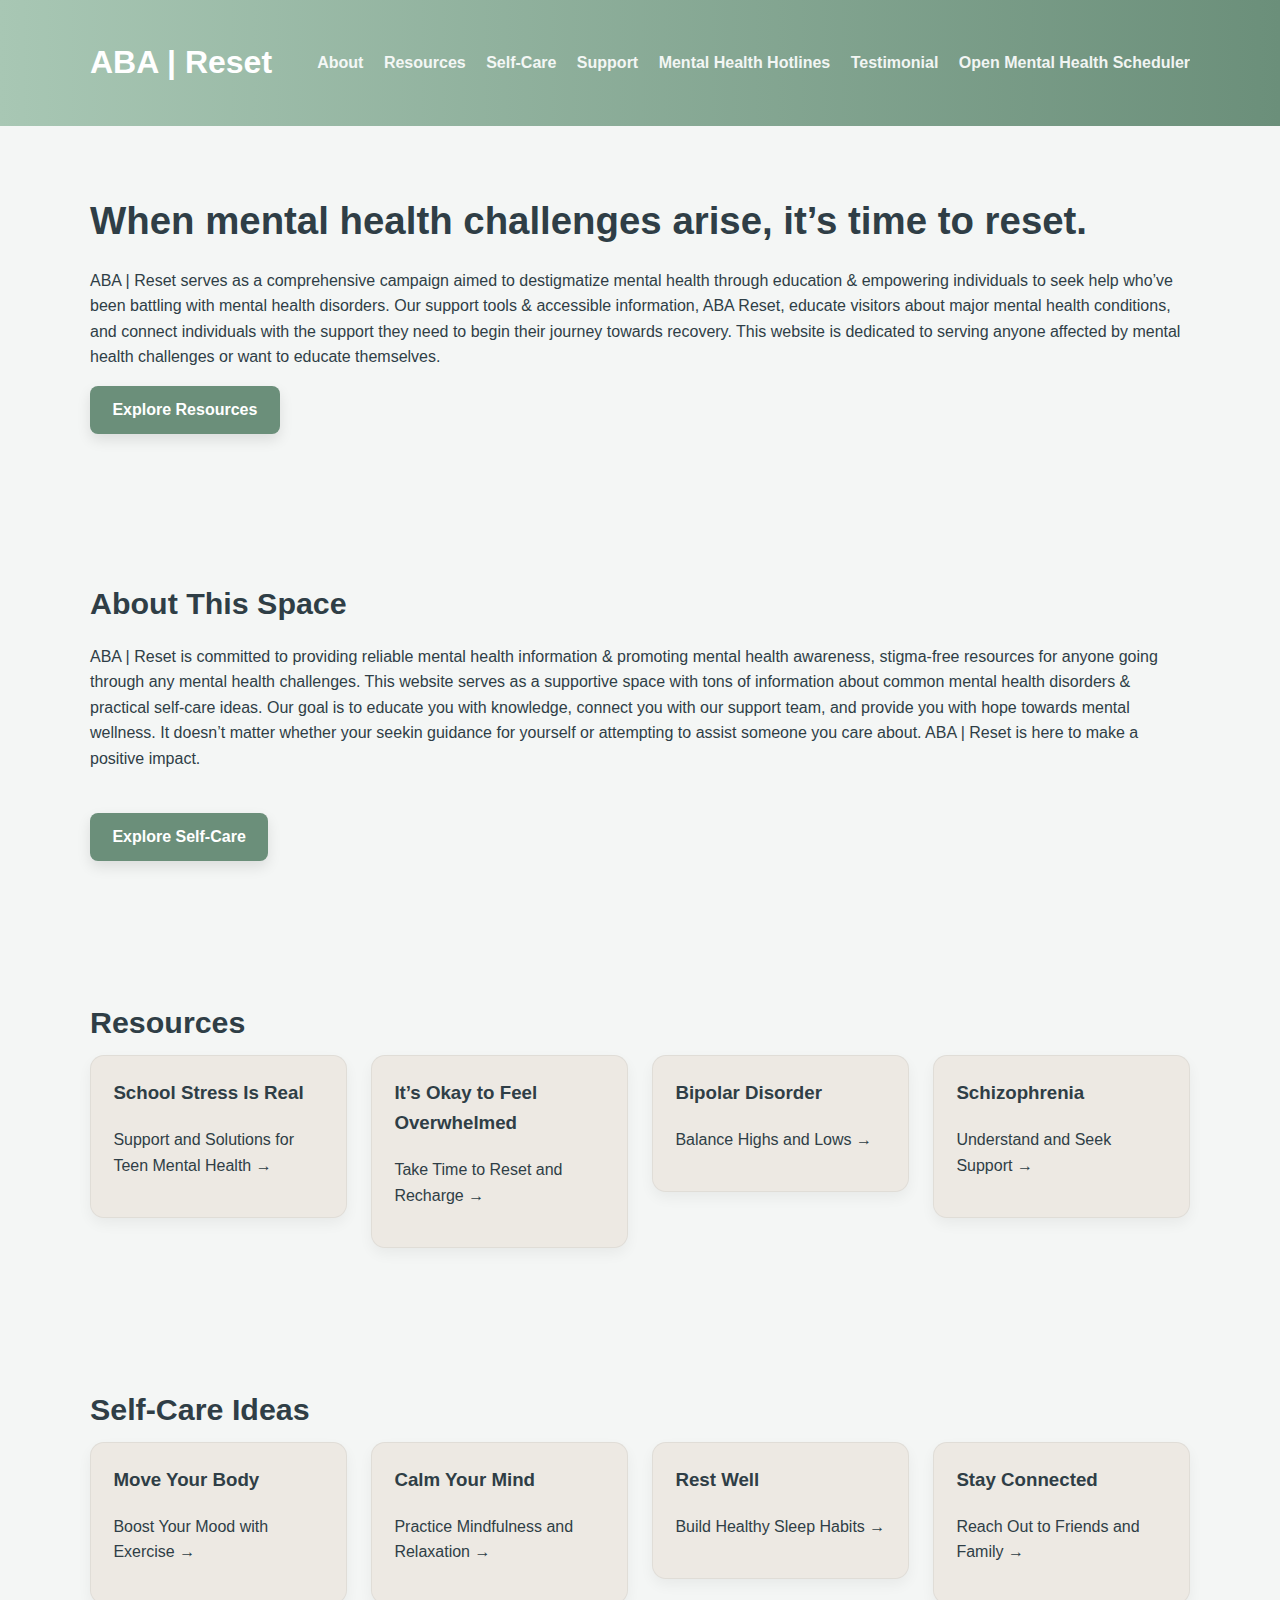
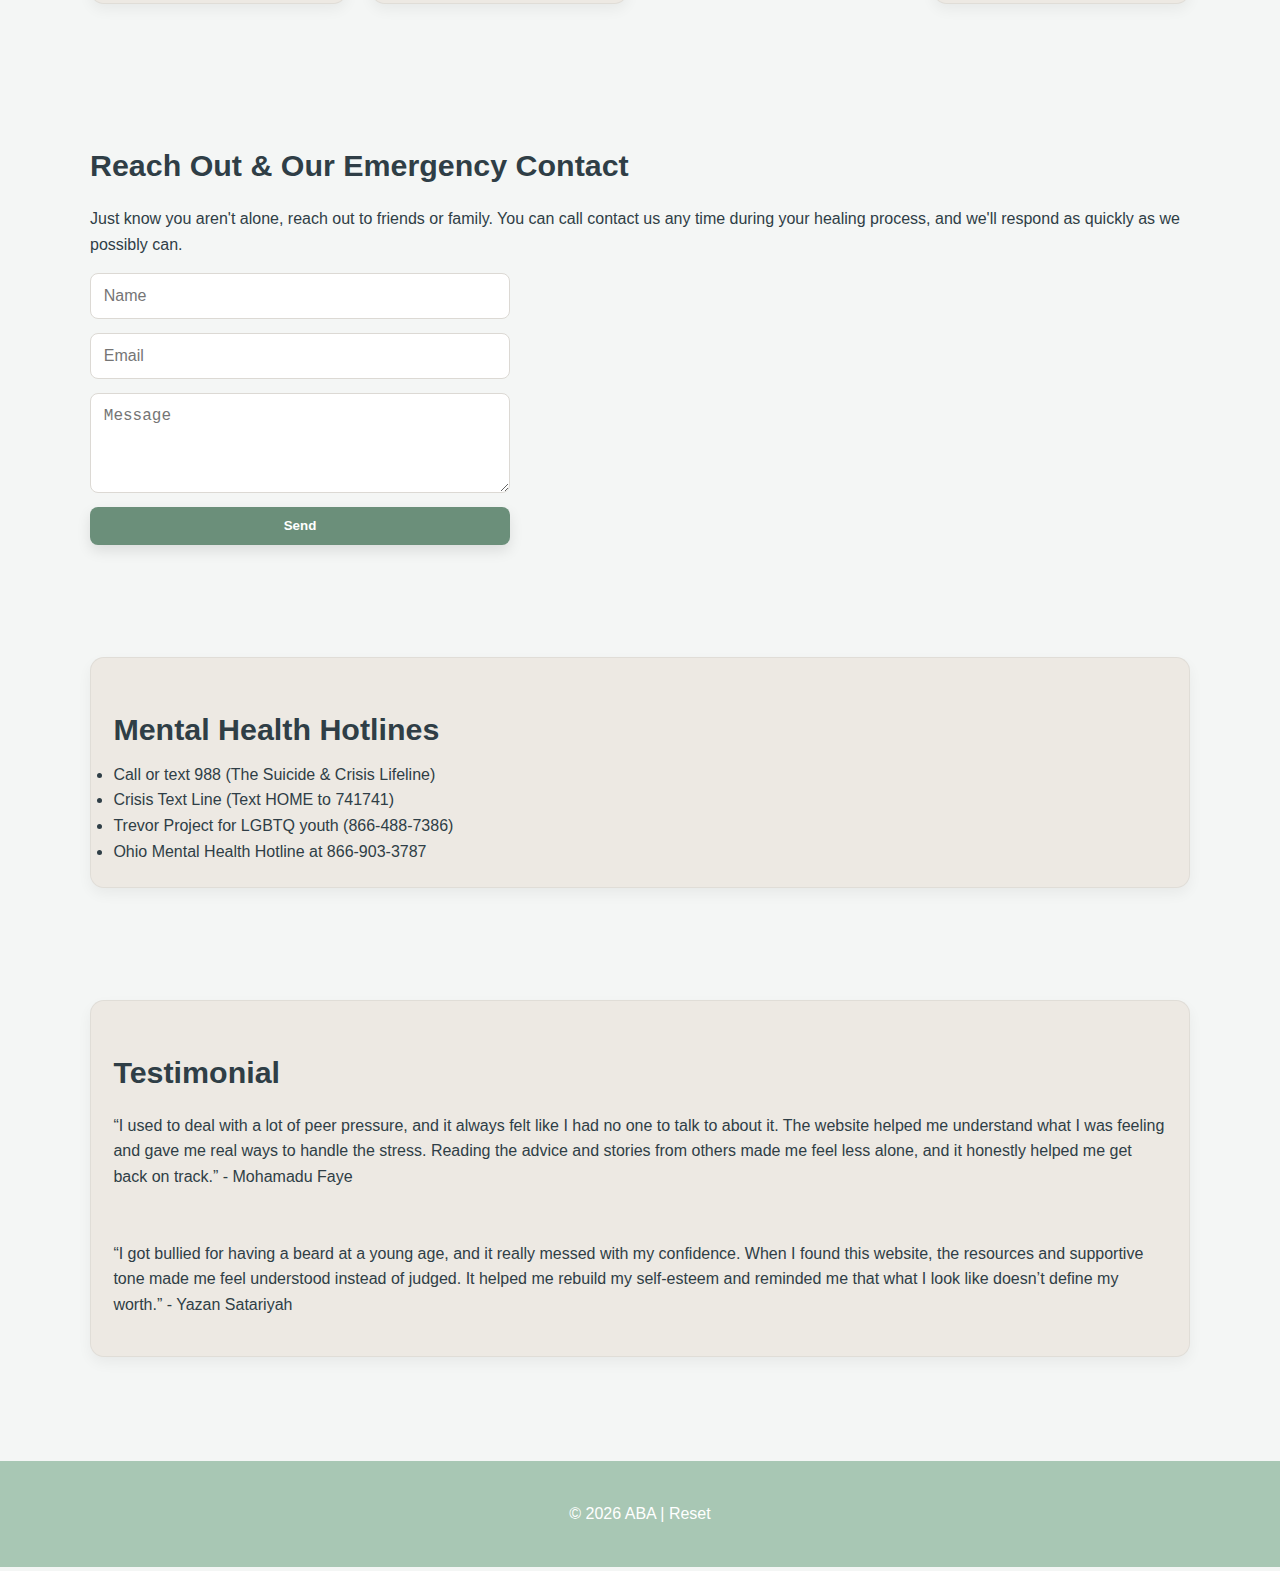
<file: index.html>
<!DOCTYPE html>
<html lang="en">
<head>
  <meta charset="UTF-8">
  <meta name="viewport" content="width=device-width, initial-scale=1.0">
  <title>Awareness Balance Action</title>
  <link rel="stylesheet" href="styles.css">
</head>

<body>

<header class="header">
  <div class="container nav">
    <h1 class="logo">ABA | Reset</h1>

    <nav>
      <a href="#about">About</a>
      <a href="#resources">Resources</a>
      <a href="#selfcare">Self‑Care</a>
      <a href="#contact">Support</a>
      <a href="#contact2">Mental Health Hotlines</a>
      <a href="#testimonial">Testimonial</a>
      <a href="calendar.html" target="_blank">Open Mental Health Scheduler</a>
    </nav>
  </div>
</header>

<section class="hero container">
  <div class="hero-text">
    <h2>When mental health challenges arise, it’s time to reset.</h2>
    <p>ABA | Reset serves as a comprehensive campaign aimed to destigmatize mental health through education & empowering individuals to seek help who’ve been battling with mental health disorders. Our support tools & accessible information, ABA Reset, educate visitors about major mental health conditions, and connect individuals with the support they need to begin their journey towards recovery. This website is dedicated to serving anyone affected by mental health challenges or want to educate themselves.</p>
    <a class="btn" href="#resources">Explore Resources</a>
  </div>
</section>

<section id="about" class="section container">
  <h2>About This Space</h2>
  <p>ABA | Reset is committed to providing reliable mental health information & promoting mental health awareness, stigma-free resources for anyone going through any mental health challenges. This website serves as a supportive space with tons of information about common mental health disorders & practical self-care ideas. Our goal is to educate you with knowledge, connect you with our support team, and provide you with hope towards mental wellness. It doesn’t matter whether your seekin guidance for yourself or attempting to assist someone you care about. ABA | Reset is here to make a positive impact.</p>
  <br>
  <a class="btn" href="#selfcare">Explore Self-Care</a>
</section>
  
  
<section id="resources" class="section container">
  <h2>Resources</h2>
  <div class="grid">

    <a href="anxiety.html" class="card-link">
      <div class="card">
        <h3>School Stress Is Real</h3>
        <p>Support and Solutions for Teen Mental Health →<p>
      </div>
    </a>

    <a href="depression.html" class="card-link">
      <div class="card">
        <h3>It’s Okay to Feel Overwhelmed</h3>
        <p>Take Time to Reset and Recharge →</p>
      </div>
    </a>

    <a href="stress.html" class="card-link">
      <div class="card">
        <h3>Bipolar Disorder</h3>
        <p>Balance Highs and Lows →</p>
      </div>
    </a>

    <a href="supportOthers.html" class="card-link">
      <div class="card">
        <h3>Schizophrenia</h3>
        <p>Understand and Seek Support →</p>
      </div>
    </a>

  </div>
</section>

  
<section id="selfcare" class="section container">
  <h2>Self‑Care Ideas</h2>
  <div class="grid">
    
    <a href="physicalActivity.html" class="card-link">
      <div class="card">
        <h3>Move Your Body</h3>
        <p>Boost Your Mood with Exercise →<p>
      </div>
    </a>

    <a href="mindfulness.html" class="card-link">
      <div class="card">
        <h3>Calm Your Mind</h3>
        <p>Practice Mindfulness and Relaxation →</p>
      </div>
    </a>

    <a href="sleep.html" class="card-link">
      <div class="card">
        <h3>Rest Well</h3>
        <p>Build Healthy Sleep Habits →</p>
      </div>
    </a>

    <a href="connectedFamily.html" class="card-link">
      <div class="card">
        <h3>Stay Connected</h3>
        <p>Reach Out to Friends and Family →</p>
      </div>
    </a>
    
  </div>
</section>

<section id="contact" class="section container">
  <h2>Reach Out & Our Emergency Contact</h2>
  <p>Just know you aren't alone, reach out to friends or family. You can call contact us any time during your healing process, and we'll respond as quickly as we possibly can.</p>

  <form class="contact-form">
    <input type="text" placeholder="Name">
    <input type="email" placeholder="Email">
    <textarea rows="4" placeholder="Message"></textarea>
    <button class="btn">Send</button>
  </form>
</section>
  
<section id="contact2" class="section container">
  <div class="card">
  <h2>Mental Health Hotlines</h2>
  <li>Call or text 988 (The Suicide & Crisis Lifeline)</li>
  <li>Crisis Text Line (Text HOME to 741741)</li>
  <li>Trevor Project for LGBTQ youth (866-488-7386)</li>
  <li>Ohio Mental Health Hotline at 866-903-3787</li>
  </div>
</section>

<section id="testimonial" class="section container">
  <div class="card">
  <h2>Testimonial</h2>
  <p>  “I used to deal with a lot of peer pressure, and it always felt like I had no one to talk to about it. The website helped me understand what I was feeling and gave me real ways to handle the stress.
    Reading the advice and stories from others made me feel less alone, and it honestly helped me get back on track.” - Mohamadu Faye <br> <br><br>
  
  
  “I got bullied for having a beard at a young age, and it really messed with my confidence. When I found this website, the resources and supportive tone made me feel
    understood instead of judged. It helped me rebuild my self‑esteem and reminded me that what I look like doesn’t define my worth.” - Yazan Satariyah
  
  </p>
  </div>
</section>

<footer class="footer">
  <p>&copy; <span id="year"></span>  ABA | Reset </p>
</footer>

<script>
  document.getElementById("year").textContent = new Date().getFullYear();
</script>

</body>
</html>
</file>
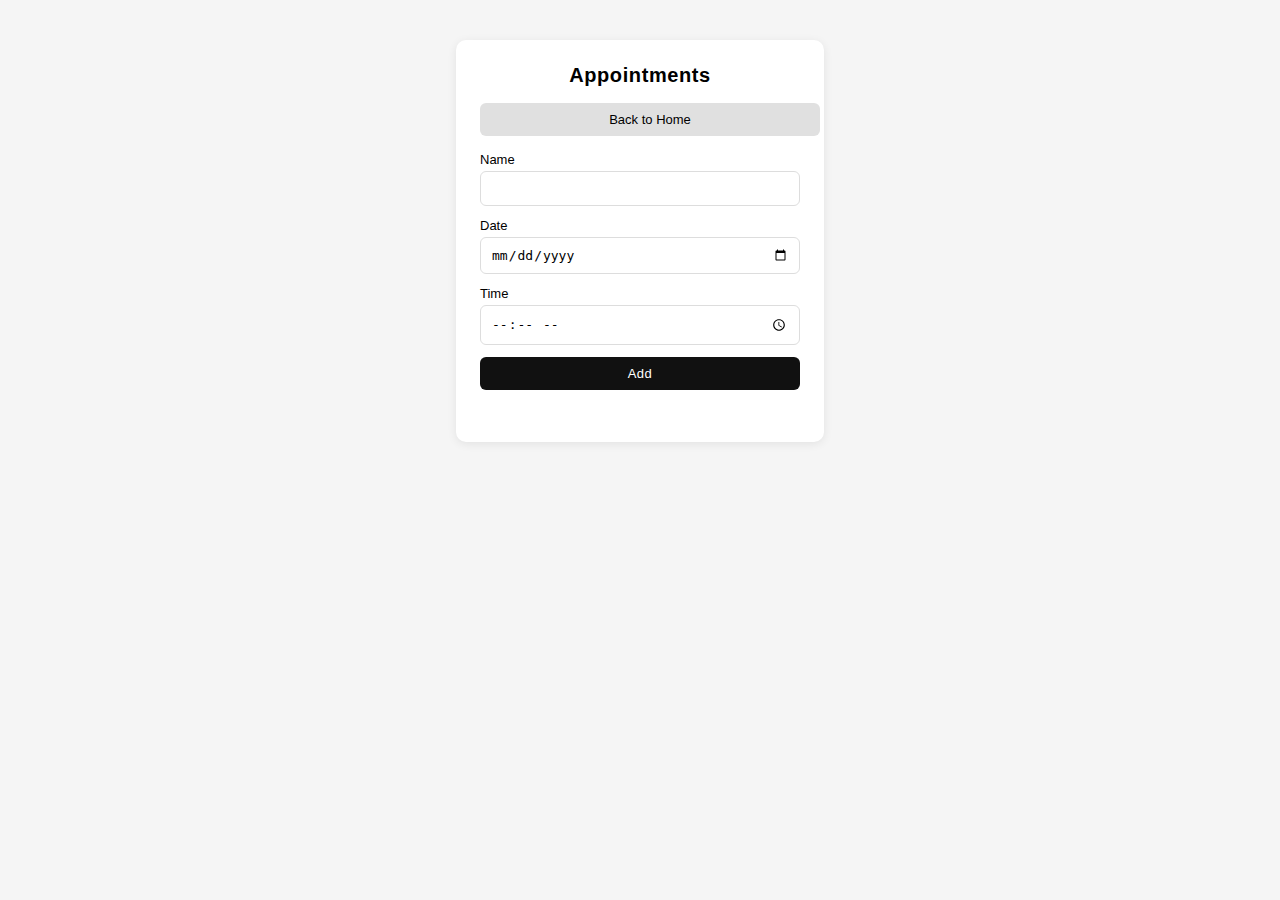
<file: calendar.html>
<!DOCTYPE html>
<html lang="en">
<head>
<meta charset="UTF-8">
<title>Appointment Scheduler</title>
<style>
  body {
    font-family: Arial, sans-serif;
    background: #f5f5f5;
    margin: 0;
    padding: 40px;
    display: flex;
    justify-content: center;
  }

  .scheduler {
    background: #ffffff;
    padding: 24px;
    width: 320px;
    border-radius: 10px;
    box-shadow: 0 2px 10px rgba(0,0,0,0.08);
  }

  h2 {
    margin: 0 0 16px;
    font-size: 20px;
    text-align: center;
    letter-spacing: 0.03em;
  }

  .back-btn {
    display: block;
    width: 100%;
    text-align: center;
    padding: 9px 10px;
    margin-bottom: 16px;
    background: #e0e0e0;
    border-radius: 6px;
    color: #000000;
    text-decoration: none;
    font-size: 13px;
  }

  .back-btn:hover {
    background: #cfcfcf;
  }

  label {
    display: block;
    font-size: 13px;
    margin-bottom: 4px;
  }

  input, button {
    width: 100%;
    padding: 9px 10px;
    margin-bottom: 12px;
    border-radius: 6px;
    border: 1px solid #dddddd;
    font-size: 13px;
    box-sizing: border-box;
  }

  button {
    border: none;
    background: #111111;
    color: #ffffff;
    cursor: pointer;
    letter-spacing: 0.04em;
  }

  button:hover {
    background: #333333;
  }

  .appointments {
    margin-top: 16px;
    font-size: 13px;
  }

  .appointment-item {
    padding: 8px 10px;
    border-radius: 6px;
    border: 1px solid #eeeeee;
    background: #fafafa;
    margin-bottom: 8px;
  }
</style>
</head>
<body>

<div class="scheduler">
  <h2>Appointments</h2>

  <a href="index.html" class="back-btn">Back to Home</a>

  <label for="name">Name</label>
  <input id="name" type="text">

  <label for="date">Date</label>
  <input id="date" type="date">

  <label for="time">Time</label>
  <input id="time" type="time">

  <button onclick="addAppointment()">Add</button>

  <div class="appointments" id="appointments"></div>
</div>

<script>
  function addAppointment() {
    const name = document.getElementById("name").value.trim();
    const date = document.getElementById("date").value;
    const time = document.getElementById("time").value;

    if (!name || !date || !time) return;

    const container = document.getElementById("appointments");
    const item = document.createElement("div");

    item.className = "appointment-item";
    item.textContent = name + " — " + date + " at " + time;

    container.appendChild(item);

    document.getElementById("name").value = "";
    document.getElementById("date").value = "";
    document.getElementById("time").value = "";
  }
</script>

</body>
</html>
</file>
<file: styles.css>
/* This is our color palette that'll be used during our project to represent a modest & welcoming tone to our website.*/
:root {
  --sage: #A8C7B4;
  --deep-sage: #6B8F7A;
  --mist: #F4F6F5;
  --sand: #EDE9E3;
  --text: #2F3E46;
  --muted: #6C7A75;
}

/* Base */
body {
  margin: 0;
  font-family: "Helvetica Neue", Arial, sans-serif;
  background: var(--mist);
  color: var(--text);
  line-height: 1.6;
}

.container {
  width: min(1100px, 90%);
  margin: auto;
}

/* Header */
.header {
  background: linear-gradient(to right, var(--sage), var(--deep-sage));
  padding: 1rem 0;
  color: white;
}
/*Navigation section for our website for our functionality of our navigation bar.*/
.nav {
  display: flex;
  justify-content: space-between;
  align-items: center;
}

nav a {
  margin-left: 1rem;
  text-decoration: none;
  color: white;
  font-weight: 600;
  opacity: 0.9;
}

nav a:hover {
  opacity: 1;
}

/* Hero */
.hero {
  display: flex;
align-items: center;
    gap: 2rem;
  padding: 4rem 0;
}

.hero-text h2 {
  margin: 0;
  font-size: 2.4rem;
}

.hero-img img {
  width: 100%;
    max-width: 360px;
border-radius: 14px;
    box-shadow: 0 8px 20px rgba(0,0,0,0.08);
}

/* Sections */
.section {
  padding: 3.5rem 0;
}

.section h2 {
    margin-bottom: 0.5rem;
font-size: 1.9rem;
}

/* Grid + Cards */
.grid {
  display: grid;
     gap: 1.5rem;
  grid-template-columns: repeat(auto-fit, minmax(230px, 1fr));
}

.card {
  background: var(--sand);
padding: 1.4rem;
  border-radius: 14px;
    box-shadow: 0 6px 14px rgba(0,0,0,0.05);
  border: 1px solid rgba(0,0,0,0.05);
}

.card h3 {
  margin-top: 0;
}

/*Section for our buttons*/
.btn {
  display: inline-block;
  background: var(--deep-sage);
color: white;
  padding: 0.7rem 1.4rem;
border-radius: 8px;
  text-decoration: none;
  border: none;
cursor: pointer;
  font-weight: 600;
  box-shadow: 0 6px 14px rgba(0,0,0,0.1);
}

.btn:hover {
  background: #5a7c68;
}

/* Contact form for the end page of ABA Reset might be broken */
.contact-form {
  display: flex;
flex-direction: column;
gap: 0.9rem;
  max-width: 420px;
}

input, textarea {
  padding: 0.8rem;
  border-radius: 8px;
  border: 1px solid #dcd9d4;
  font-size: 1rem;
  background: white;
}

/* Footer so we can put ABA Reset at the bottom of the web page */
.footer {
  text-align: center;
  padding: 1.5rem 0;
  background: var(--sage);
  color: white;
  margin-top: 3rem;
}

.card-link {
text-decoration: none;
  color: inherit;
  display: block;
}

.card-link .card {
  cursor: pointer;
transition: transform 0.2s ease;
}

.card-link .card:hover {
transform: scale(1.03);
}

/*Border creation code for each video, currently learning how to make circular borders, and we should be fine*/
.border1 {
  border-radius: 25px;
  border: 2px deep-sage;
  padding: 10px
  margin: 5px
}
</file>
